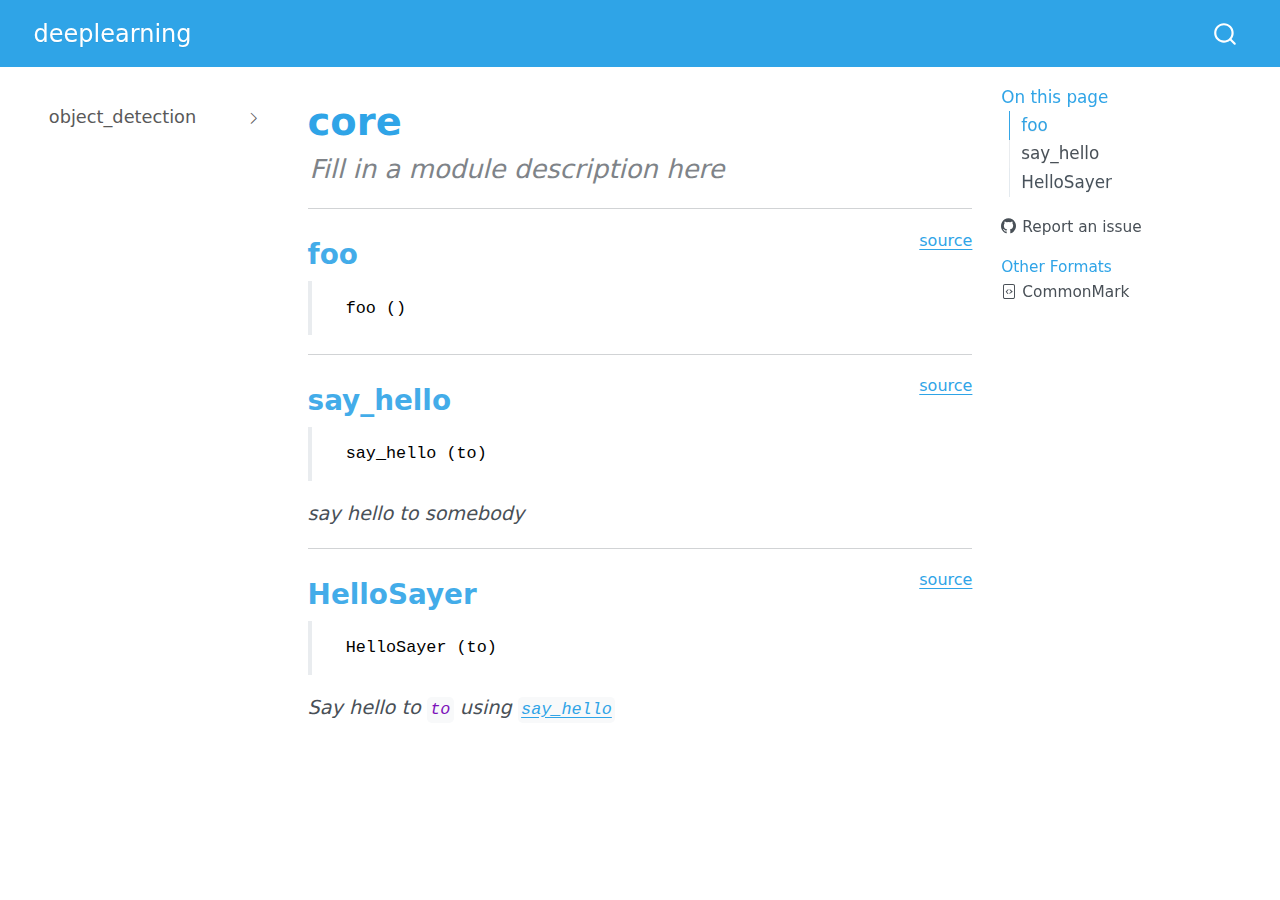
<file: index.html>
<html xmlns="http://www.w3.org/1999/xhtml">    
  <head>      
    <title>Redirect to development/core.html</title>      
    <meta http-equiv="refresh" content="0;URL='development/core.html'" />    
  </head>    
  <body> 
  </body>  
</html>
</file>
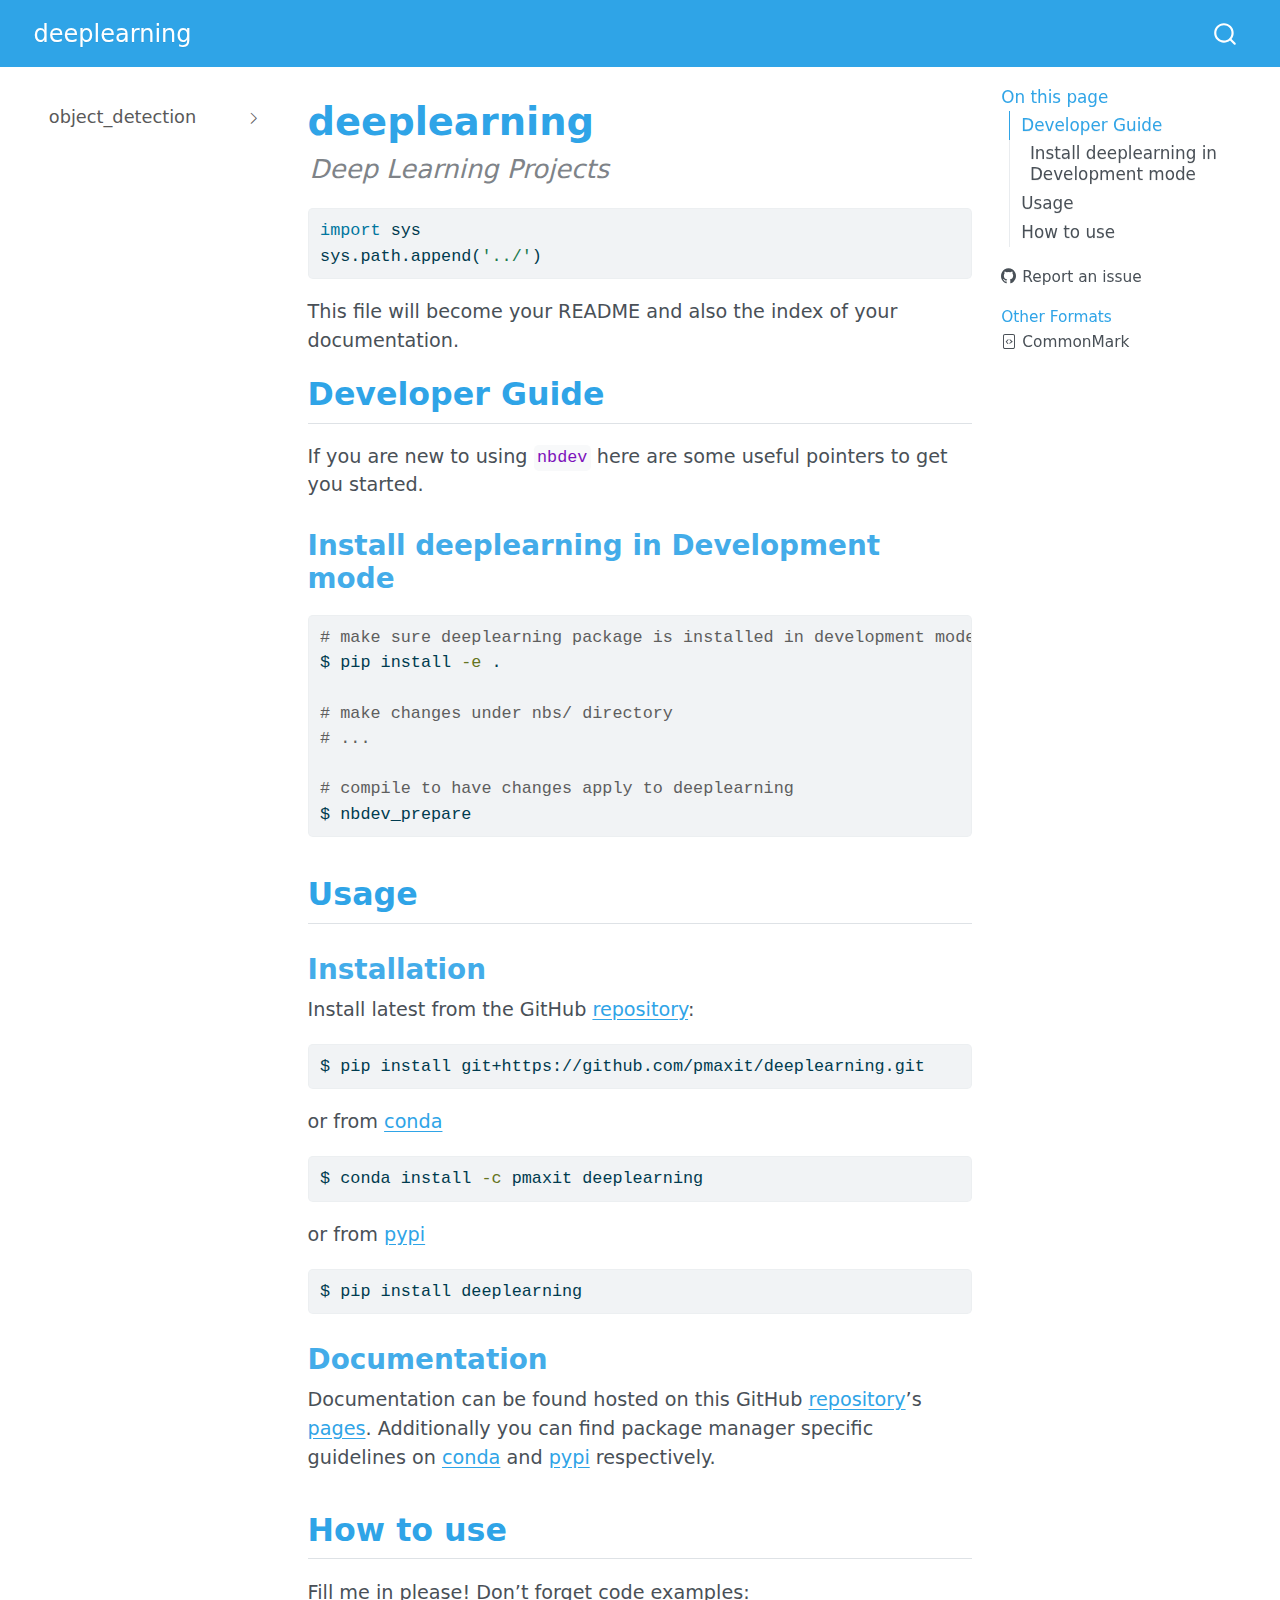
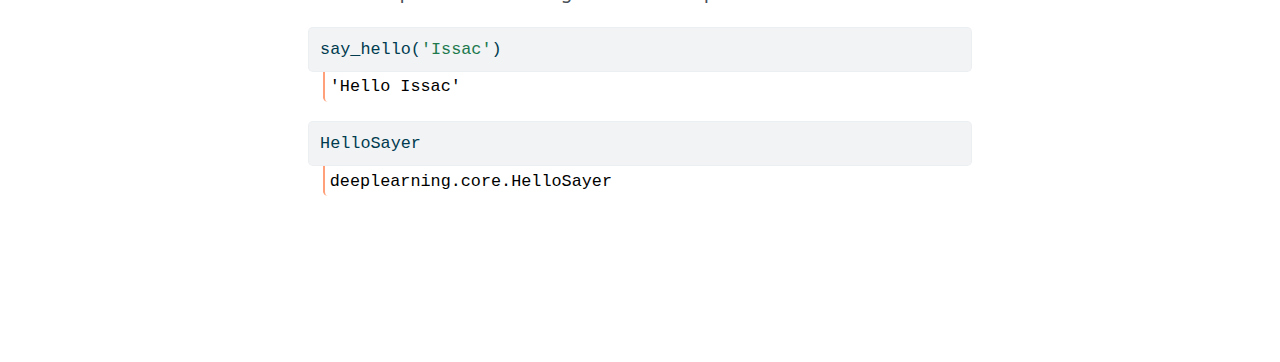
<file: development/index.html>
<!DOCTYPE html>
<html xmlns="http://www.w3.org/1999/xhtml" lang="en" xml:lang="en"><head>

<meta charset="utf-8">
<meta name="generator" content="quarto-1.7.30">

<meta name="viewport" content="width=device-width, initial-scale=1.0, user-scalable=yes">

<meta name="description" content="Deep Learning Projects">

<title>deeplearning</title>
<style>
code{white-space: pre-wrap;}
span.smallcaps{font-variant: small-caps;}
div.columns{display: flex; gap: min(4vw, 1.5em);}
div.column{flex: auto; overflow-x: auto;}
div.hanging-indent{margin-left: 1.5em; text-indent: -1.5em;}
ul.task-list{list-style: none;}
ul.task-list li input[type="checkbox"] {
  width: 0.8em;
  margin: 0 0.8em 0.2em -1em; /* quarto-specific, see https://github.com/quarto-dev/quarto-cli/issues/4556 */ 
  vertical-align: middle;
}
/* CSS for syntax highlighting */
html { -webkit-text-size-adjust: 100%; }
pre > code.sourceCode { white-space: pre; position: relative; }
pre > code.sourceCode > span { display: inline-block; line-height: 1.25; }
pre > code.sourceCode > span:empty { height: 1.2em; }
.sourceCode { overflow: visible; }
code.sourceCode > span { color: inherit; text-decoration: inherit; }
div.sourceCode { margin: 1em 0; }
pre.sourceCode { margin: 0; }
@media screen {
div.sourceCode { overflow: auto; }
}
@media print {
pre > code.sourceCode { white-space: pre-wrap; }
pre > code.sourceCode > span { text-indent: -5em; padding-left: 5em; }
}
pre.numberSource code
  { counter-reset: source-line 0; }
pre.numberSource code > span
  { position: relative; left: -4em; counter-increment: source-line; }
pre.numberSource code > span > a:first-child::before
  { content: counter(source-line);
    position: relative; left: -1em; text-align: right; vertical-align: baseline;
    border: none; display: inline-block;
    -webkit-touch-callout: none; -webkit-user-select: none;
    -khtml-user-select: none; -moz-user-select: none;
    -ms-user-select: none; user-select: none;
    padding: 0 4px; width: 4em;
  }
pre.numberSource { margin-left: 3em;  padding-left: 4px; }
div.sourceCode
  {   }
@media screen {
pre > code.sourceCode > span > a:first-child::before { text-decoration: underline; }
}
</style>


<script src="../site_libs/quarto-nav/quarto-nav.js"></script>
<script src="../site_libs/quarto-nav/headroom.min.js"></script>
<script src="../site_libs/clipboard/clipboard.min.js"></script>
<script src="../site_libs/quarto-search/autocomplete.umd.js"></script>
<script src="../site_libs/quarto-search/fuse.min.js"></script>
<script src="../site_libs/quarto-search/quarto-search.js"></script>
<meta name="quarto:offset" content="../">
<script src="../site_libs/quarto-html/quarto.js" type="module"></script>
<script src="../site_libs/quarto-html/tabsets/tabsets.js" type="module"></script>
<script src="../site_libs/quarto-html/popper.min.js"></script>
<script src="../site_libs/quarto-html/tippy.umd.min.js"></script>
<script src="../site_libs/quarto-html/anchor.min.js"></script>
<link href="../site_libs/quarto-html/tippy.css" rel="stylesheet">
<link href="../site_libs/quarto-html/quarto-syntax-highlighting-de070a7b0ab54f8780927367ac907214.css" rel="stylesheet" id="quarto-text-highlighting-styles">
<script src="../site_libs/bootstrap/bootstrap.min.js"></script>
<link href="../site_libs/bootstrap/bootstrap-icons.css" rel="stylesheet">
<link href="../site_libs/bootstrap/bootstrap-5f39133d968ba2088a345b69bb01a154.min.css" rel="stylesheet" append-hash="true" id="quarto-bootstrap" data-mode="light">
<script id="quarto-search-options" type="application/json">{
  "location": "navbar",
  "copy-button": false,
  "collapse-after": 3,
  "panel-placement": "end",
  "type": "overlay",
  "limit": 50,
  "keyboard-shortcut": [
    "f",
    "/",
    "s"
  ],
  "show-item-context": false,
  "language": {
    "search-no-results-text": "No results",
    "search-matching-documents-text": "matching documents",
    "search-copy-link-title": "Copy link to search",
    "search-hide-matches-text": "Hide additional matches",
    "search-more-match-text": "more match in this document",
    "search-more-matches-text": "more matches in this document",
    "search-clear-button-title": "Clear",
    "search-text-placeholder": "",
    "search-detached-cancel-button-title": "Cancel",
    "search-submit-button-title": "Submit",
    "search-label": "Search"
  }
}</script>


<link rel="stylesheet" href="../styles.css">
<meta property="og:title" content="deeplearning">
<meta property="og:description" content="Deep Learning Projects">
<meta property="og:site_name" content="deeplearning">
<meta name="twitter:title" content="deeplearning">
<meta name="twitter:description" content="Deep Learning Projects">
<meta name="twitter:card" content="summary">
</head>

<body class="nav-sidebar floating nav-fixed quarto-light">

<div id="quarto-search-results"></div>
  <header id="quarto-header" class="headroom fixed-top">
    <nav class="navbar navbar-expand-lg " data-bs-theme="dark">
      <div class="navbar-container container-fluid">
      <div class="navbar-brand-container mx-auto">
    <a class="navbar-brand" href="../index.html">
    <span class="navbar-title">deeplearning</span>
    </a>
  </div>
        <div class="quarto-navbar-tools tools-end">
</div>
          <div id="quarto-search" class="" title="Search"></div>
      </div> <!-- /container-fluid -->
    </nav>
  <nav class="quarto-secondary-nav">
    <div class="container-fluid d-flex">
      <button type="button" class="quarto-btn-toggle btn" data-bs-toggle="collapse" role="button" data-bs-target=".quarto-sidebar-collapse-item" aria-controls="quarto-sidebar" aria-expanded="false" aria-label="Toggle sidebar navigation" onclick="if (window.quartoToggleHeadroom) { window.quartoToggleHeadroom(); }">
        <i class="bi bi-layout-text-sidebar-reverse"></i>
      </button>
        <nav class="quarto-page-breadcrumbs" aria-label="breadcrumb"><ol class="breadcrumb"><li class="breadcrumb-item">deeplearning</li></ol></nav>
        <a class="flex-grow-1" role="navigation" data-bs-toggle="collapse" data-bs-target=".quarto-sidebar-collapse-item" aria-controls="quarto-sidebar" aria-expanded="false" aria-label="Toggle sidebar navigation" onclick="if (window.quartoToggleHeadroom) { window.quartoToggleHeadroom(); }">      
        </a>
    </div>
  </nav>
</header>
<!-- content -->
<div id="quarto-content" class="quarto-container page-columns page-rows-contents page-layout-article page-navbar">
<!-- sidebar -->
  <nav id="quarto-sidebar" class="sidebar collapse collapse-horizontal quarto-sidebar-collapse-item sidebar-navigation floating overflow-auto">
    <div class="sidebar-menu-container"> 
    <ul class="list-unstyled mt-1">
        <li class="sidebar-item sidebar-item-section">
      <div class="sidebar-item-container"> 
            <a href="../object_detection/objectdetection_fastai.html" class="sidebar-item-text sidebar-link">
 <span class="menu-text">object_detection</span></a>
          <a class="sidebar-item-toggle text-start collapsed" data-bs-toggle="collapse" data-bs-target="#quarto-sidebar-section-1" role="navigation" aria-expanded="false" aria-label="Toggle section">
            <i class="bi bi-chevron-right ms-2"></i>
          </a> 
      </div>
      <ul id="quarto-sidebar-section-1" class="collapse list-unstyled sidebar-section depth1 ">  
          <li class="sidebar-item">
  <div class="sidebar-item-container"> 
  <a href="../object_detection/objectdetection_fastai.html" class="sidebar-item-text sidebar-link">
 <span class="menu-text">Breaking CAPTCHAs with Deep Learning: A fast.ai Approach</span></a>
  </div>
</li>
      </ul>
  </li>
    </ul>
    </div>
</nav>
<div id="quarto-sidebar-glass" class="quarto-sidebar-collapse-item" data-bs-toggle="collapse" data-bs-target=".quarto-sidebar-collapse-item"></div>
<!-- margin-sidebar -->
    <div id="quarto-margin-sidebar" class="sidebar margin-sidebar">
        <nav id="TOC" role="doc-toc" class="toc-active">
    <h2 id="toc-title">On this page</h2>
   
  <ul>
  <li><a href="#developer-guide" id="toc-developer-guide" class="nav-link active" data-scroll-target="#developer-guide">Developer Guide</a>
  <ul class="collapse">
  <li><a href="#install-deeplearning-in-development-mode" id="toc-install-deeplearning-in-development-mode" class="nav-link" data-scroll-target="#install-deeplearning-in-development-mode">Install deeplearning in Development mode</a></li>
  </ul></li>
  <li><a href="#usage" id="toc-usage" class="nav-link" data-scroll-target="#usage">Usage</a>
  <ul class="collapse">
  <li><a href="#installation" id="toc-installation" class="nav-link" data-scroll-target="#installation">Installation</a></li>
  <li><a href="#documentation" id="toc-documentation" class="nav-link" data-scroll-target="#documentation">Documentation</a></li>
  </ul></li>
  <li><a href="#how-to-use" id="toc-how-to-use" class="nav-link" data-scroll-target="#how-to-use">How to use</a></li>
  </ul>
<div class="toc-actions"><ul><li><a href="https://github.com/pmaxit/deeplearning/issues/new" class="toc-action"><i class="bi bi-github"></i>Report an issue</a></li></ul></div><div class="quarto-alternate-formats"><h2>Other Formats</h2><ul><li><a href="index.html.md"><i class="bi bi-file-code"></i>CommonMark</a></li></ul></div></nav>
    </div>
<!-- main -->
<main class="content" id="quarto-document-content">

<header id="title-block-header" class="quarto-title-block default">
<div class="quarto-title">
<h1 class="title">deeplearning</h1>
</div>

<div>
  <div class="description">
    Deep Learning Projects
  </div>
</div>


<div class="quarto-title-meta">

    
  
    
  </div>
  


</header>


<!-- WARNING: THIS FILE WAS AUTOGENERATED! DO NOT EDIT! -->
<div id="cell-2" class="cell" data-execution_count="1">
<div class="sourceCode cell-code" id="cb1"><pre class="sourceCode python code-with-copy"><code class="sourceCode python"><span id="cb1-1"><a href="#cb1-1" aria-hidden="true" tabindex="-1"></a><span class="im">import</span> sys</span>
<span id="cb1-2"><a href="#cb1-2" aria-hidden="true" tabindex="-1"></a>sys.path.append(<span class="st">'../'</span>)</span></code><button title="Copy to Clipboard" class="code-copy-button"><i class="bi"></i></button></pre></div>
</div>
<p>This file will become your README and also the index of your documentation.</p>
<section id="developer-guide" class="level2">
<h2 class="anchored" data-anchor-id="developer-guide">Developer Guide</h2>
<p>If you are new to using <code>nbdev</code> here are some useful pointers to get you started.</p>
<section id="install-deeplearning-in-development-mode" class="level3">
<h3 class="anchored" data-anchor-id="install-deeplearning-in-development-mode">Install deeplearning in Development mode</h3>
<div class="sourceCode" id="cb2"><pre class="sourceCode sh code-with-copy"><code class="sourceCode bash"><span id="cb2-1"><a href="#cb2-1" aria-hidden="true" tabindex="-1"></a><span class="co"># make sure deeplearning package is installed in development mode</span></span>
<span id="cb2-2"><a href="#cb2-2" aria-hidden="true" tabindex="-1"></a><span class="ex">$</span> pip install <span class="at">-e</span> .</span>
<span id="cb2-3"><a href="#cb2-3" aria-hidden="true" tabindex="-1"></a></span>
<span id="cb2-4"><a href="#cb2-4" aria-hidden="true" tabindex="-1"></a><span class="co"># make changes under nbs/ directory</span></span>
<span id="cb2-5"><a href="#cb2-5" aria-hidden="true" tabindex="-1"></a><span class="co"># ...</span></span>
<span id="cb2-6"><a href="#cb2-6" aria-hidden="true" tabindex="-1"></a></span>
<span id="cb2-7"><a href="#cb2-7" aria-hidden="true" tabindex="-1"></a><span class="co"># compile to have changes apply to deeplearning</span></span>
<span id="cb2-8"><a href="#cb2-8" aria-hidden="true" tabindex="-1"></a><span class="ex">$</span> nbdev_prepare</span></code><button title="Copy to Clipboard" class="code-copy-button"><i class="bi"></i></button></pre></div>
</section>
</section>
<section id="usage" class="level2">
<h2 class="anchored" data-anchor-id="usage">Usage</h2>
<section id="installation" class="level3">
<h3 class="anchored" data-anchor-id="installation">Installation</h3>
<p>Install latest from the GitHub <a href="https://github.com/pmaxit/deeplearning">repository</a>:</p>
<div class="sourceCode" id="cb3"><pre class="sourceCode sh code-with-copy"><code class="sourceCode bash"><span id="cb3-1"><a href="#cb3-1" aria-hidden="true" tabindex="-1"></a><span class="ex">$</span> pip install git+https://github.com/pmaxit/deeplearning.git</span></code><button title="Copy to Clipboard" class="code-copy-button"><i class="bi"></i></button></pre></div>
<p>or from <a href="https://anaconda.org/pmaxit/deeplearning">conda</a></p>
<div class="sourceCode" id="cb4"><pre class="sourceCode sh code-with-copy"><code class="sourceCode bash"><span id="cb4-1"><a href="#cb4-1" aria-hidden="true" tabindex="-1"></a><span class="ex">$</span> conda install <span class="at">-c</span> pmaxit deeplearning</span></code><button title="Copy to Clipboard" class="code-copy-button"><i class="bi"></i></button></pre></div>
<p>or from <a href="https://pypi.org/project/deeplearning/">pypi</a></p>
<div class="sourceCode" id="cb5"><pre class="sourceCode sh code-with-copy"><code class="sourceCode bash"><span id="cb5-1"><a href="#cb5-1" aria-hidden="true" tabindex="-1"></a><span class="ex">$</span> pip install deeplearning</span></code><button title="Copy to Clipboard" class="code-copy-button"><i class="bi"></i></button></pre></div>
</section>
<section id="documentation" class="level3">
<h3 class="anchored" data-anchor-id="documentation">Documentation</h3>
<p>Documentation can be found hosted on this GitHub <a href="https://github.com/pmaxit/deeplearning">repository</a>’s <a href="https://pmaxit.github.io/deeplearning/">pages</a>. Additionally you can find package manager specific guidelines on <a href="https://anaconda.org/pmaxit/deeplearning">conda</a> and <a href="https://pypi.org/project/deeplearning/">pypi</a> respectively.</p>
</section>
</section>
<section id="how-to-use" class="level2">
<h2 class="anchored" data-anchor-id="how-to-use">How to use</h2>
<p>Fill me in please! Don’t forget code examples:</p>
<div id="cell-15" class="cell" data-execution_count="3">
<div class="sourceCode cell-code" id="cb6"><pre class="sourceCode python code-with-copy"><code class="sourceCode python"><span id="cb6-1"><a href="#cb6-1" aria-hidden="true" tabindex="-1"></a>say_hello(<span class="st">'Issac'</span>)</span></code><button title="Copy to Clipboard" class="code-copy-button"><i class="bi"></i></button></pre></div>
<div class="cell-output cell-output-display" data-execution_count="3">
<pre><code>'Hello Issac'</code></pre>
</div>
</div>
<div id="cell-16" class="cell" data-execution_count="4">
<div class="sourceCode cell-code" id="cb8"><pre class="sourceCode python code-with-copy"><code class="sourceCode python"><span id="cb8-1"><a href="#cb8-1" aria-hidden="true" tabindex="-1"></a>HelloSayer</span></code><button title="Copy to Clipboard" class="code-copy-button"><i class="bi"></i></button></pre></div>
<div class="cell-output cell-output-display" data-execution_count="4">
<pre><code>deeplearning.core.HelloSayer</code></pre>
</div>
</div>


</section>

</main> <!-- /main -->
<script id="quarto-html-after-body" type="application/javascript">
  window.document.addEventListener("DOMContentLoaded", function (event) {
    const icon = "";
    const anchorJS = new window.AnchorJS();
    anchorJS.options = {
      placement: 'right',
      icon: icon
    };
    anchorJS.add('.anchored');
    const isCodeAnnotation = (el) => {
      for (const clz of el.classList) {
        if (clz.startsWith('code-annotation-')) {                     
          return true;
        }
      }
      return false;
    }
    const onCopySuccess = function(e) {
      // button target
      const button = e.trigger;
      // don't keep focus
      button.blur();
      // flash "checked"
      button.classList.add('code-copy-button-checked');
      var currentTitle = button.getAttribute("title");
      button.setAttribute("title", "Copied!");
      let tooltip;
      if (window.bootstrap) {
        button.setAttribute("data-bs-toggle", "tooltip");
        button.setAttribute("data-bs-placement", "left");
        button.setAttribute("data-bs-title", "Copied!");
        tooltip = new bootstrap.Tooltip(button, 
          { trigger: "manual", 
            customClass: "code-copy-button-tooltip",
            offset: [0, -8]});
        tooltip.show();    
      }
      setTimeout(function() {
        if (tooltip) {
          tooltip.hide();
          button.removeAttribute("data-bs-title");
          button.removeAttribute("data-bs-toggle");
          button.removeAttribute("data-bs-placement");
        }
        button.setAttribute("title", currentTitle);
        button.classList.remove('code-copy-button-checked');
      }, 1000);
      // clear code selection
      e.clearSelection();
    }
    const getTextToCopy = function(trigger) {
        const codeEl = trigger.previousElementSibling.cloneNode(true);
        for (const childEl of codeEl.children) {
          if (isCodeAnnotation(childEl)) {
            childEl.remove();
          }
        }
        return codeEl.innerText;
    }
    const clipboard = new window.ClipboardJS('.code-copy-button:not([data-in-quarto-modal])', {
      text: getTextToCopy
    });
    clipboard.on('success', onCopySuccess);
    if (window.document.getElementById('quarto-embedded-source-code-modal')) {
      const clipboardModal = new window.ClipboardJS('.code-copy-button[data-in-quarto-modal]', {
        text: getTextToCopy,
        container: window.document.getElementById('quarto-embedded-source-code-modal')
      });
      clipboardModal.on('success', onCopySuccess);
    }
      var localhostRegex = new RegExp(/^(?:http|https):\/\/localhost\:?[0-9]*\//);
      var mailtoRegex = new RegExp(/^mailto:/);
        var filterRegex = new RegExp("https:\/\/pmaxit\.github\.io\/deeplearning");
      var isInternal = (href) => {
          return filterRegex.test(href) || localhostRegex.test(href) || mailtoRegex.test(href);
      }
      // Inspect non-navigation links and adorn them if external
     var links = window.document.querySelectorAll('a[href]:not(.nav-link):not(.navbar-brand):not(.toc-action):not(.sidebar-link):not(.sidebar-item-toggle):not(.pagination-link):not(.no-external):not([aria-hidden]):not(.dropdown-item):not(.quarto-navigation-tool):not(.about-link)');
      for (var i=0; i<links.length; i++) {
        const link = links[i];
        if (!isInternal(link.href)) {
          // undo the damage that might have been done by quarto-nav.js in the case of
          // links that we want to consider external
          if (link.dataset.originalHref !== undefined) {
            link.href = link.dataset.originalHref;
          }
        }
      }
    function tippyHover(el, contentFn, onTriggerFn, onUntriggerFn) {
      const config = {
        allowHTML: true,
        maxWidth: 500,
        delay: 100,
        arrow: false,
        appendTo: function(el) {
            return el.parentElement;
        },
        interactive: true,
        interactiveBorder: 10,
        theme: 'quarto',
        placement: 'bottom-start',
      };
      if (contentFn) {
        config.content = contentFn;
      }
      if (onTriggerFn) {
        config.onTrigger = onTriggerFn;
      }
      if (onUntriggerFn) {
        config.onUntrigger = onUntriggerFn;
      }
      window.tippy(el, config); 
    }
    const noterefs = window.document.querySelectorAll('a[role="doc-noteref"]');
    for (var i=0; i<noterefs.length; i++) {
      const ref = noterefs[i];
      tippyHover(ref, function() {
        // use id or data attribute instead here
        let href = ref.getAttribute('data-footnote-href') || ref.getAttribute('href');
        try { href = new URL(href).hash; } catch {}
        const id = href.replace(/^#\/?/, "");
        const note = window.document.getElementById(id);
        if (note) {
          return note.innerHTML;
        } else {
          return "";
        }
      });
    }
    const xrefs = window.document.querySelectorAll('a.quarto-xref');
    const processXRef = (id, note) => {
      // Strip column container classes
      const stripColumnClz = (el) => {
        el.classList.remove("page-full", "page-columns");
        if (el.children) {
          for (const child of el.children) {
            stripColumnClz(child);
          }
        }
      }
      stripColumnClz(note)
      if (id === null || id.startsWith('sec-')) {
        // Special case sections, only their first couple elements
        const container = document.createElement("div");
        if (note.children && note.children.length > 2) {
          container.appendChild(note.children[0].cloneNode(true));
          for (let i = 1; i < note.children.length; i++) {
            const child = note.children[i];
            if (child.tagName === "P" && child.innerText === "") {
              continue;
            } else {
              container.appendChild(child.cloneNode(true));
              break;
            }
          }
          if (window.Quarto?.typesetMath) {
            window.Quarto.typesetMath(container);
          }
          return container.innerHTML
        } else {
          if (window.Quarto?.typesetMath) {
            window.Quarto.typesetMath(note);
          }
          return note.innerHTML;
        }
      } else {
        // Remove any anchor links if they are present
        const anchorLink = note.querySelector('a.anchorjs-link');
        if (anchorLink) {
          anchorLink.remove();
        }
        if (window.Quarto?.typesetMath) {
          window.Quarto.typesetMath(note);
        }
        if (note.classList.contains("callout")) {
          return note.outerHTML;
        } else {
          return note.innerHTML;
        }
      }
    }
    for (var i=0; i<xrefs.length; i++) {
      const xref = xrefs[i];
      tippyHover(xref, undefined, function(instance) {
        instance.disable();
        let url = xref.getAttribute('href');
        let hash = undefined; 
        if (url.startsWith('#')) {
          hash = url;
        } else {
          try { hash = new URL(url).hash; } catch {}
        }
        if (hash) {
          const id = hash.replace(/^#\/?/, "");
          const note = window.document.getElementById(id);
          if (note !== null) {
            try {
              const html = processXRef(id, note.cloneNode(true));
              instance.setContent(html);
            } finally {
              instance.enable();
              instance.show();
            }
          } else {
            // See if we can fetch this
            fetch(url.split('#')[0])
            .then(res => res.text())
            .then(html => {
              const parser = new DOMParser();
              const htmlDoc = parser.parseFromString(html, "text/html");
              const note = htmlDoc.getElementById(id);
              if (note !== null) {
                const html = processXRef(id, note);
                instance.setContent(html);
              } 
            }).finally(() => {
              instance.enable();
              instance.show();
            });
          }
        } else {
          // See if we can fetch a full url (with no hash to target)
          // This is a special case and we should probably do some content thinning / targeting
          fetch(url)
          .then(res => res.text())
          .then(html => {
            const parser = new DOMParser();
            const htmlDoc = parser.parseFromString(html, "text/html");
            const note = htmlDoc.querySelector('main.content');
            if (note !== null) {
              // This should only happen for chapter cross references
              // (since there is no id in the URL)
              // remove the first header
              if (note.children.length > 0 && note.children[0].tagName === "HEADER") {
                note.children[0].remove();
              }
              const html = processXRef(null, note);
              instance.setContent(html);
            } 
          }).finally(() => {
            instance.enable();
            instance.show();
          });
        }
      }, function(instance) {
      });
    }
        let selectedAnnoteEl;
        const selectorForAnnotation = ( cell, annotation) => {
          let cellAttr = 'data-code-cell="' + cell + '"';
          let lineAttr = 'data-code-annotation="' +  annotation + '"';
          const selector = 'span[' + cellAttr + '][' + lineAttr + ']';
          return selector;
        }
        const selectCodeLines = (annoteEl) => {
          const doc = window.document;
          const targetCell = annoteEl.getAttribute("data-target-cell");
          const targetAnnotation = annoteEl.getAttribute("data-target-annotation");
          const annoteSpan = window.document.querySelector(selectorForAnnotation(targetCell, targetAnnotation));
          const lines = annoteSpan.getAttribute("data-code-lines").split(",");
          const lineIds = lines.map((line) => {
            return targetCell + "-" + line;
          })
          let top = null;
          let height = null;
          let parent = null;
          if (lineIds.length > 0) {
              //compute the position of the single el (top and bottom and make a div)
              const el = window.document.getElementById(lineIds[0]);
              top = el.offsetTop;
              height = el.offsetHeight;
              parent = el.parentElement.parentElement;
            if (lineIds.length > 1) {
              const lastEl = window.document.getElementById(lineIds[lineIds.length - 1]);
              const bottom = lastEl.offsetTop + lastEl.offsetHeight;
              height = bottom - top;
            }
            if (top !== null && height !== null && parent !== null) {
              // cook up a div (if necessary) and position it 
              let div = window.document.getElementById("code-annotation-line-highlight");
              if (div === null) {
                div = window.document.createElement("div");
                div.setAttribute("id", "code-annotation-line-highlight");
                div.style.position = 'absolute';
                parent.appendChild(div);
              }
              div.style.top = top - 2 + "px";
              div.style.height = height + 4 + "px";
              div.style.left = 0;
              let gutterDiv = window.document.getElementById("code-annotation-line-highlight-gutter");
              if (gutterDiv === null) {
                gutterDiv = window.document.createElement("div");
                gutterDiv.setAttribute("id", "code-annotation-line-highlight-gutter");
                gutterDiv.style.position = 'absolute';
                const codeCell = window.document.getElementById(targetCell);
                const gutter = codeCell.querySelector('.code-annotation-gutter');
                gutter.appendChild(gutterDiv);
              }
              gutterDiv.style.top = top - 2 + "px";
              gutterDiv.style.height = height + 4 + "px";
            }
            selectedAnnoteEl = annoteEl;
          }
        };
        const unselectCodeLines = () => {
          const elementsIds = ["code-annotation-line-highlight", "code-annotation-line-highlight-gutter"];
          elementsIds.forEach((elId) => {
            const div = window.document.getElementById(elId);
            if (div) {
              div.remove();
            }
          });
          selectedAnnoteEl = undefined;
        };
          // Handle positioning of the toggle
      window.addEventListener(
        "resize",
        throttle(() => {
          elRect = undefined;
          if (selectedAnnoteEl) {
            selectCodeLines(selectedAnnoteEl);
          }
        }, 10)
      );
      function throttle(fn, ms) {
      let throttle = false;
      let timer;
        return (...args) => {
          if(!throttle) { // first call gets through
              fn.apply(this, args);
              throttle = true;
          } else { // all the others get throttled
              if(timer) clearTimeout(timer); // cancel #2
              timer = setTimeout(() => {
                fn.apply(this, args);
                timer = throttle = false;
              }, ms);
          }
        };
      }
        // Attach click handler to the DT
        const annoteDls = window.document.querySelectorAll('dt[data-target-cell]');
        for (const annoteDlNode of annoteDls) {
          annoteDlNode.addEventListener('click', (event) => {
            const clickedEl = event.target;
            if (clickedEl !== selectedAnnoteEl) {
              unselectCodeLines();
              const activeEl = window.document.querySelector('dt[data-target-cell].code-annotation-active');
              if (activeEl) {
                activeEl.classList.remove('code-annotation-active');
              }
              selectCodeLines(clickedEl);
              clickedEl.classList.add('code-annotation-active');
            } else {
              // Unselect the line
              unselectCodeLines();
              clickedEl.classList.remove('code-annotation-active');
            }
          });
        }
    const findCites = (el) => {
      const parentEl = el.parentElement;
      if (parentEl) {
        const cites = parentEl.dataset.cites;
        if (cites) {
          return {
            el,
            cites: cites.split(' ')
          };
        } else {
          return findCites(el.parentElement)
        }
      } else {
        return undefined;
      }
    };
    var bibliorefs = window.document.querySelectorAll('a[role="doc-biblioref"]');
    for (var i=0; i<bibliorefs.length; i++) {
      const ref = bibliorefs[i];
      const citeInfo = findCites(ref);
      if (citeInfo) {
        tippyHover(citeInfo.el, function() {
          var popup = window.document.createElement('div');
          citeInfo.cites.forEach(function(cite) {
            var citeDiv = window.document.createElement('div');
            citeDiv.classList.add('hanging-indent');
            citeDiv.classList.add('csl-entry');
            var biblioDiv = window.document.getElementById('ref-' + cite);
            if (biblioDiv) {
              citeDiv.innerHTML = biblioDiv.innerHTML;
            }
            popup.appendChild(citeDiv);
          });
          return popup.innerHTML;
        });
      }
    }
  });
  </script>
</div> <!-- /content -->




<footer class="footer"><div class="nav-footer"><div class="nav-footer-center"><div class="toc-actions d-sm-block d-md-none"><ul><li><a href="https://github.com/pmaxit/deeplearning/issues/new" class="toc-action"><i class="bi bi-github"></i>Report an issue</a></li></ul></div></div></div></footer></body></html>
</file>
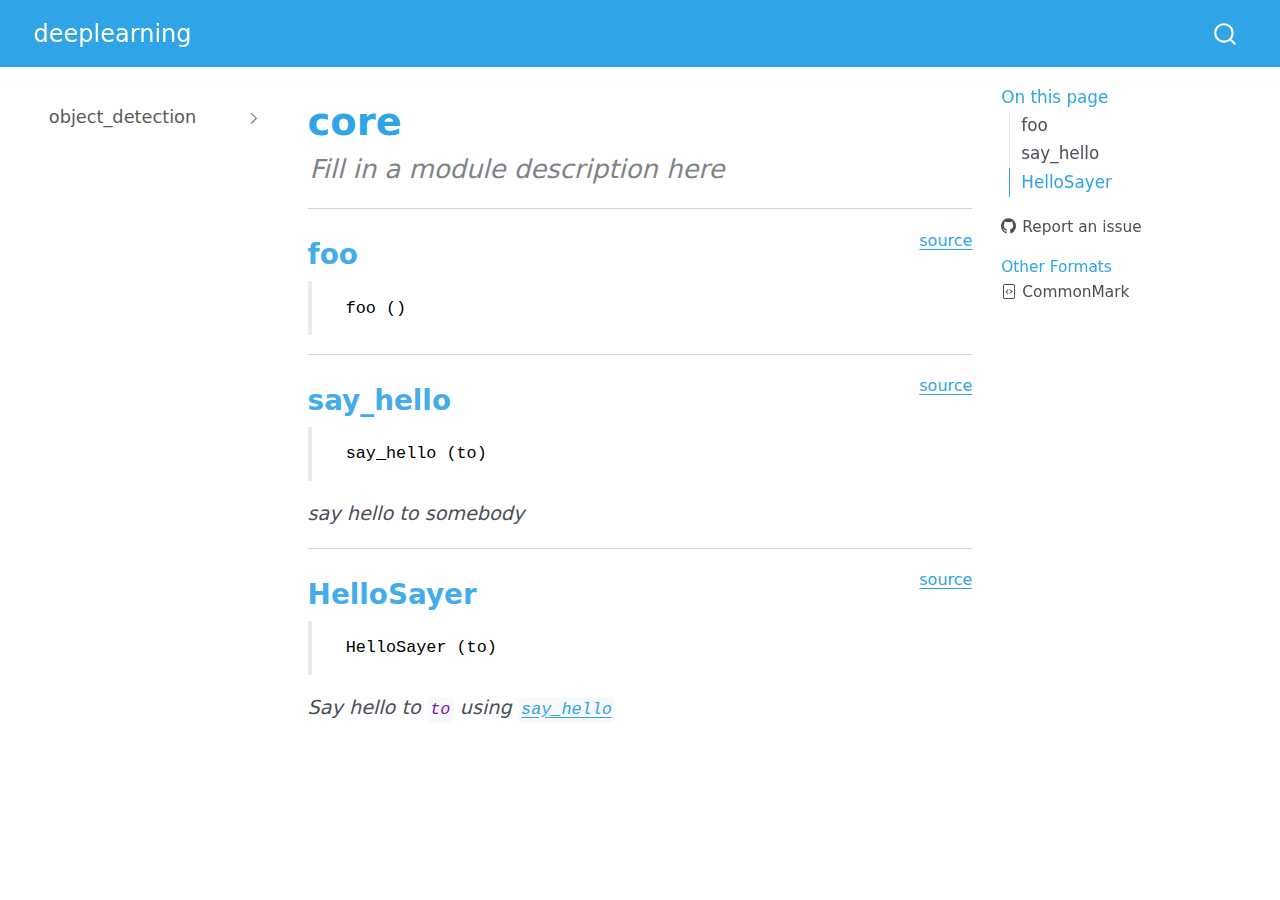
<file: development/core.html>
<!DOCTYPE html>
<html xmlns="http://www.w3.org/1999/xhtml" lang="en" xml:lang="en"><head>

<meta charset="utf-8">
<meta name="generator" content="quarto-1.7.30">

<meta name="viewport" content="width=device-width, initial-scale=1.0, user-scalable=yes">

<meta name="description" content="Fill in a module description here">

<title>core – deeplearning</title>
<style>
code{white-space: pre-wrap;}
span.smallcaps{font-variant: small-caps;}
div.columns{display: flex; gap: min(4vw, 1.5em);}
div.column{flex: auto; overflow-x: auto;}
div.hanging-indent{margin-left: 1.5em; text-indent: -1.5em;}
ul.task-list{list-style: none;}
ul.task-list li input[type="checkbox"] {
  width: 0.8em;
  margin: 0 0.8em 0.2em -1em; /* quarto-specific, see https://github.com/quarto-dev/quarto-cli/issues/4556 */ 
  vertical-align: middle;
}
</style>


<script src="../site_libs/quarto-nav/quarto-nav.js"></script>
<script src="../site_libs/quarto-nav/headroom.min.js"></script>
<script src="../site_libs/clipboard/clipboard.min.js"></script>
<script src="../site_libs/quarto-search/autocomplete.umd.js"></script>
<script src="../site_libs/quarto-search/fuse.min.js"></script>
<script src="../site_libs/quarto-search/quarto-search.js"></script>
<meta name="quarto:offset" content="../">
<script src="../site_libs/quarto-html/quarto.js" type="module"></script>
<script src="../site_libs/quarto-html/tabsets/tabsets.js" type="module"></script>
<script src="../site_libs/quarto-html/popper.min.js"></script>
<script src="../site_libs/quarto-html/tippy.umd.min.js"></script>
<script src="../site_libs/quarto-html/anchor.min.js"></script>
<link href="../site_libs/quarto-html/tippy.css" rel="stylesheet">
<link href="../site_libs/quarto-html/quarto-syntax-highlighting-de070a7b0ab54f8780927367ac907214.css" rel="stylesheet" id="quarto-text-highlighting-styles">
<script src="../site_libs/bootstrap/bootstrap.min.js"></script>
<link href="../site_libs/bootstrap/bootstrap-icons.css" rel="stylesheet">
<link href="../site_libs/bootstrap/bootstrap-5f39133d968ba2088a345b69bb01a154.min.css" rel="stylesheet" append-hash="true" id="quarto-bootstrap" data-mode="light">
<script id="quarto-search-options" type="application/json">{
  "location": "navbar",
  "copy-button": false,
  "collapse-after": 3,
  "panel-placement": "end",
  "type": "overlay",
  "limit": 50,
  "keyboard-shortcut": [
    "f",
    "/",
    "s"
  ],
  "show-item-context": false,
  "language": {
    "search-no-results-text": "No results",
    "search-matching-documents-text": "matching documents",
    "search-copy-link-title": "Copy link to search",
    "search-hide-matches-text": "Hide additional matches",
    "search-more-match-text": "more match in this document",
    "search-more-matches-text": "more matches in this document",
    "search-clear-button-title": "Clear",
    "search-text-placeholder": "",
    "search-detached-cancel-button-title": "Cancel",
    "search-submit-button-title": "Submit",
    "search-label": "Search"
  }
}</script>


<link rel="stylesheet" href="../styles.css">
<meta property="og:title" content="core – deeplearning">
<meta property="og:description" content="Fill in a module description here">
<meta property="og:site_name" content="deeplearning">
<meta name="twitter:title" content="core – deeplearning">
<meta name="twitter:description" content="Fill in a module description here">
<meta name="twitter:card" content="summary">
</head>

<body class="nav-sidebar floating nav-fixed quarto-light">

<div id="quarto-search-results"></div>
  <header id="quarto-header" class="headroom fixed-top">
    <nav class="navbar navbar-expand-lg " data-bs-theme="dark">
      <div class="navbar-container container-fluid">
      <div class="navbar-brand-container mx-auto">
    <a class="navbar-brand" href="../index.html">
    <span class="navbar-title">deeplearning</span>
    </a>
  </div>
        <div class="quarto-navbar-tools tools-end">
</div>
          <div id="quarto-search" class="" title="Search"></div>
      </div> <!-- /container-fluid -->
    </nav>
  <nav class="quarto-secondary-nav">
    <div class="container-fluid d-flex">
      <button type="button" class="quarto-btn-toggle btn" data-bs-toggle="collapse" role="button" data-bs-target=".quarto-sidebar-collapse-item" aria-controls="quarto-sidebar" aria-expanded="false" aria-label="Toggle sidebar navigation" onclick="if (window.quartoToggleHeadroom) { window.quartoToggleHeadroom(); }">
        <i class="bi bi-layout-text-sidebar-reverse"></i>
      </button>
        <nav class="quarto-page-breadcrumbs" aria-label="breadcrumb"><ol class="breadcrumb"><li class="breadcrumb-item">core</li></ol></nav>
        <a class="flex-grow-1" role="navigation" data-bs-toggle="collapse" data-bs-target=".quarto-sidebar-collapse-item" aria-controls="quarto-sidebar" aria-expanded="false" aria-label="Toggle sidebar navigation" onclick="if (window.quartoToggleHeadroom) { window.quartoToggleHeadroom(); }">      
        </a>
    </div>
  </nav>
</header>
<!-- content -->
<div id="quarto-content" class="quarto-container page-columns page-rows-contents page-layout-article page-navbar">
<!-- sidebar -->
  <nav id="quarto-sidebar" class="sidebar collapse collapse-horizontal quarto-sidebar-collapse-item sidebar-navigation floating overflow-auto">
    <div class="sidebar-menu-container"> 
    <ul class="list-unstyled mt-1">
        <li class="sidebar-item sidebar-item-section">
      <div class="sidebar-item-container"> 
            <a href="../object_detection/objectdetection_fastai.html" class="sidebar-item-text sidebar-link">
 <span class="menu-text">object_detection</span></a>
          <a class="sidebar-item-toggle text-start collapsed" data-bs-toggle="collapse" data-bs-target="#quarto-sidebar-section-1" role="navigation" aria-expanded="false" aria-label="Toggle section">
            <i class="bi bi-chevron-right ms-2"></i>
          </a> 
      </div>
      <ul id="quarto-sidebar-section-1" class="collapse list-unstyled sidebar-section depth1 ">  
          <li class="sidebar-item">
  <div class="sidebar-item-container"> 
  <a href="../object_detection/objectdetection_fastai.html" class="sidebar-item-text sidebar-link">
 <span class="menu-text">Breaking CAPTCHAs with Deep Learning: A fast.ai Approach</span></a>
  </div>
</li>
      </ul>
  </li>
    </ul>
    </div>
</nav>
<div id="quarto-sidebar-glass" class="quarto-sidebar-collapse-item" data-bs-toggle="collapse" data-bs-target=".quarto-sidebar-collapse-item"></div>
<!-- margin-sidebar -->
    <div id="quarto-margin-sidebar" class="sidebar margin-sidebar">
        <nav id="TOC" role="doc-toc" class="toc-active">
    <h2 id="toc-title">On this page</h2>
   
  <ul>
  <li><a href="#foo" id="toc-foo" class="nav-link active" data-scroll-target="#foo">foo</a></li>
  <li><a href="#say_hello" id="toc-say_hello" class="nav-link" data-scroll-target="#say_hello">say_hello</a></li>
  <li><a href="#hellosayer" id="toc-hellosayer" class="nav-link" data-scroll-target="#hellosayer">HelloSayer</a></li>
  </ul>
<div class="toc-actions"><ul><li><a href="https://github.com/pmaxit/deeplearning/issues/new" class="toc-action"><i class="bi bi-github"></i>Report an issue</a></li></ul></div><div class="quarto-alternate-formats"><h2>Other Formats</h2><ul><li><a href="core.html.md"><i class="bi bi-file-code"></i>CommonMark</a></li></ul></div></nav>
    </div>
<!-- main -->
<main class="content" id="quarto-document-content">

<header id="title-block-header" class="quarto-title-block default">
<div class="quarto-title">
<h1 class="title">core</h1>
</div>

<div>
  <div class="description">
    Fill in a module description here
  </div>
</div>


<div class="quarto-title-meta">

    
  
    
  </div>
  


</header>


<!-- WARNING: THIS FILE WAS AUTOGENERATED! DO NOT EDIT! -->
<hr>
<p><a href="https://github.com/pmaxit/deeplearning/blob/main/deeplearning/core.py#L9" target="_blank" style="float:right; font-size:smaller">source</a></p>
<section id="foo" class="level3">
<h3 class="anchored" data-anchor-id="foo">foo</h3>
<blockquote class="blockquote">
<pre><code> foo ()</code></pre>
</blockquote>
<hr>
<p><a href="https://github.com/pmaxit/deeplearning/blob/main/deeplearning/core.py#L12" target="_blank" style="float:right; font-size:smaller">source</a></p>
</section>
<section id="say_hello" class="level3">
<h3 class="anchored" data-anchor-id="say_hello">say_hello</h3>
<blockquote class="blockquote">
<pre><code> say_hello (to)</code></pre>
</blockquote>
<p><em>say hello to somebody</em></p>
<hr>
<p><a href="https://github.com/pmaxit/deeplearning/blob/main/deeplearning/core.py#L17" target="_blank" style="float:right; font-size:smaller">source</a></p>
</section>
<section id="hellosayer" class="level3">
<h3 class="anchored" data-anchor-id="hellosayer">HelloSayer</h3>
<blockquote class="blockquote">
<pre><code> HelloSayer (to)</code></pre>
</blockquote>
<p><em>Say hello to <code>to</code> using <a href="https://pmaxit.github.io/deeplearning/development/core.html#say_hello"><code>say_hello</code></a></em></p>


</section>

</main> <!-- /main -->
<script id="quarto-html-after-body" type="application/javascript">
  window.document.addEventListener("DOMContentLoaded", function (event) {
    const icon = "";
    const anchorJS = new window.AnchorJS();
    anchorJS.options = {
      placement: 'right',
      icon: icon
    };
    anchorJS.add('.anchored');
    const isCodeAnnotation = (el) => {
      for (const clz of el.classList) {
        if (clz.startsWith('code-annotation-')) {                     
          return true;
        }
      }
      return false;
    }
    const onCopySuccess = function(e) {
      // button target
      const button = e.trigger;
      // don't keep focus
      button.blur();
      // flash "checked"
      button.classList.add('code-copy-button-checked');
      var currentTitle = button.getAttribute("title");
      button.setAttribute("title", "Copied!");
      let tooltip;
      if (window.bootstrap) {
        button.setAttribute("data-bs-toggle", "tooltip");
        button.setAttribute("data-bs-placement", "left");
        button.setAttribute("data-bs-title", "Copied!");
        tooltip = new bootstrap.Tooltip(button, 
          { trigger: "manual", 
            customClass: "code-copy-button-tooltip",
            offset: [0, -8]});
        tooltip.show();    
      }
      setTimeout(function() {
        if (tooltip) {
          tooltip.hide();
          button.removeAttribute("data-bs-title");
          button.removeAttribute("data-bs-toggle");
          button.removeAttribute("data-bs-placement");
        }
        button.setAttribute("title", currentTitle);
        button.classList.remove('code-copy-button-checked');
      }, 1000);
      // clear code selection
      e.clearSelection();
    }
    const getTextToCopy = function(trigger) {
        const codeEl = trigger.previousElementSibling.cloneNode(true);
        for (const childEl of codeEl.children) {
          if (isCodeAnnotation(childEl)) {
            childEl.remove();
          }
        }
        return codeEl.innerText;
    }
    const clipboard = new window.ClipboardJS('.code-copy-button:not([data-in-quarto-modal])', {
      text: getTextToCopy
    });
    clipboard.on('success', onCopySuccess);
    if (window.document.getElementById('quarto-embedded-source-code-modal')) {
      const clipboardModal = new window.ClipboardJS('.code-copy-button[data-in-quarto-modal]', {
        text: getTextToCopy,
        container: window.document.getElementById('quarto-embedded-source-code-modal')
      });
      clipboardModal.on('success', onCopySuccess);
    }
      var localhostRegex = new RegExp(/^(?:http|https):\/\/localhost\:?[0-9]*\//);
      var mailtoRegex = new RegExp(/^mailto:/);
        var filterRegex = new RegExp("https:\/\/pmaxit\.github\.io\/deeplearning");
      var isInternal = (href) => {
          return filterRegex.test(href) || localhostRegex.test(href) || mailtoRegex.test(href);
      }
      // Inspect non-navigation links and adorn them if external
     var links = window.document.querySelectorAll('a[href]:not(.nav-link):not(.navbar-brand):not(.toc-action):not(.sidebar-link):not(.sidebar-item-toggle):not(.pagination-link):not(.no-external):not([aria-hidden]):not(.dropdown-item):not(.quarto-navigation-tool):not(.about-link)');
      for (var i=0; i<links.length; i++) {
        const link = links[i];
        if (!isInternal(link.href)) {
          // undo the damage that might have been done by quarto-nav.js in the case of
          // links that we want to consider external
          if (link.dataset.originalHref !== undefined) {
            link.href = link.dataset.originalHref;
          }
        }
      }
    function tippyHover(el, contentFn, onTriggerFn, onUntriggerFn) {
      const config = {
        allowHTML: true,
        maxWidth: 500,
        delay: 100,
        arrow: false,
        appendTo: function(el) {
            return el.parentElement;
        },
        interactive: true,
        interactiveBorder: 10,
        theme: 'quarto',
        placement: 'bottom-start',
      };
      if (contentFn) {
        config.content = contentFn;
      }
      if (onTriggerFn) {
        config.onTrigger = onTriggerFn;
      }
      if (onUntriggerFn) {
        config.onUntrigger = onUntriggerFn;
      }
      window.tippy(el, config); 
    }
    const noterefs = window.document.querySelectorAll('a[role="doc-noteref"]');
    for (var i=0; i<noterefs.length; i++) {
      const ref = noterefs[i];
      tippyHover(ref, function() {
        // use id or data attribute instead here
        let href = ref.getAttribute('data-footnote-href') || ref.getAttribute('href');
        try { href = new URL(href).hash; } catch {}
        const id = href.replace(/^#\/?/, "");
        const note = window.document.getElementById(id);
        if (note) {
          return note.innerHTML;
        } else {
          return "";
        }
      });
    }
    const xrefs = window.document.querySelectorAll('a.quarto-xref');
    const processXRef = (id, note) => {
      // Strip column container classes
      const stripColumnClz = (el) => {
        el.classList.remove("page-full", "page-columns");
        if (el.children) {
          for (const child of el.children) {
            stripColumnClz(child);
          }
        }
      }
      stripColumnClz(note)
      if (id === null || id.startsWith('sec-')) {
        // Special case sections, only their first couple elements
        const container = document.createElement("div");
        if (note.children && note.children.length > 2) {
          container.appendChild(note.children[0].cloneNode(true));
          for (let i = 1; i < note.children.length; i++) {
            const child = note.children[i];
            if (child.tagName === "P" && child.innerText === "") {
              continue;
            } else {
              container.appendChild(child.cloneNode(true));
              break;
            }
          }
          if (window.Quarto?.typesetMath) {
            window.Quarto.typesetMath(container);
          }
          return container.innerHTML
        } else {
          if (window.Quarto?.typesetMath) {
            window.Quarto.typesetMath(note);
          }
          return note.innerHTML;
        }
      } else {
        // Remove any anchor links if they are present
        const anchorLink = note.querySelector('a.anchorjs-link');
        if (anchorLink) {
          anchorLink.remove();
        }
        if (window.Quarto?.typesetMath) {
          window.Quarto.typesetMath(note);
        }
        if (note.classList.contains("callout")) {
          return note.outerHTML;
        } else {
          return note.innerHTML;
        }
      }
    }
    for (var i=0; i<xrefs.length; i++) {
      const xref = xrefs[i];
      tippyHover(xref, undefined, function(instance) {
        instance.disable();
        let url = xref.getAttribute('href');
        let hash = undefined; 
        if (url.startsWith('#')) {
          hash = url;
        } else {
          try { hash = new URL(url).hash; } catch {}
        }
        if (hash) {
          const id = hash.replace(/^#\/?/, "");
          const note = window.document.getElementById(id);
          if (note !== null) {
            try {
              const html = processXRef(id, note.cloneNode(true));
              instance.setContent(html);
            } finally {
              instance.enable();
              instance.show();
            }
          } else {
            // See if we can fetch this
            fetch(url.split('#')[0])
            .then(res => res.text())
            .then(html => {
              const parser = new DOMParser();
              const htmlDoc = parser.parseFromString(html, "text/html");
              const note = htmlDoc.getElementById(id);
              if (note !== null) {
                const html = processXRef(id, note);
                instance.setContent(html);
              } 
            }).finally(() => {
              instance.enable();
              instance.show();
            });
          }
        } else {
          // See if we can fetch a full url (with no hash to target)
          // This is a special case and we should probably do some content thinning / targeting
          fetch(url)
          .then(res => res.text())
          .then(html => {
            const parser = new DOMParser();
            const htmlDoc = parser.parseFromString(html, "text/html");
            const note = htmlDoc.querySelector('main.content');
            if (note !== null) {
              // This should only happen for chapter cross references
              // (since there is no id in the URL)
              // remove the first header
              if (note.children.length > 0 && note.children[0].tagName === "HEADER") {
                note.children[0].remove();
              }
              const html = processXRef(null, note);
              instance.setContent(html);
            } 
          }).finally(() => {
            instance.enable();
            instance.show();
          });
        }
      }, function(instance) {
      });
    }
        let selectedAnnoteEl;
        const selectorForAnnotation = ( cell, annotation) => {
          let cellAttr = 'data-code-cell="' + cell + '"';
          let lineAttr = 'data-code-annotation="' +  annotation + '"';
          const selector = 'span[' + cellAttr + '][' + lineAttr + ']';
          return selector;
        }
        const selectCodeLines = (annoteEl) => {
          const doc = window.document;
          const targetCell = annoteEl.getAttribute("data-target-cell");
          const targetAnnotation = annoteEl.getAttribute("data-target-annotation");
          const annoteSpan = window.document.querySelector(selectorForAnnotation(targetCell, targetAnnotation));
          const lines = annoteSpan.getAttribute("data-code-lines").split(",");
          const lineIds = lines.map((line) => {
            return targetCell + "-" + line;
          })
          let top = null;
          let height = null;
          let parent = null;
          if (lineIds.length > 0) {
              //compute the position of the single el (top and bottom and make a div)
              const el = window.document.getElementById(lineIds[0]);
              top = el.offsetTop;
              height = el.offsetHeight;
              parent = el.parentElement.parentElement;
            if (lineIds.length > 1) {
              const lastEl = window.document.getElementById(lineIds[lineIds.length - 1]);
              const bottom = lastEl.offsetTop + lastEl.offsetHeight;
              height = bottom - top;
            }
            if (top !== null && height !== null && parent !== null) {
              // cook up a div (if necessary) and position it 
              let div = window.document.getElementById("code-annotation-line-highlight");
              if (div === null) {
                div = window.document.createElement("div");
                div.setAttribute("id", "code-annotation-line-highlight");
                div.style.position = 'absolute';
                parent.appendChild(div);
              }
              div.style.top = top - 2 + "px";
              div.style.height = height + 4 + "px";
              div.style.left = 0;
              let gutterDiv = window.document.getElementById("code-annotation-line-highlight-gutter");
              if (gutterDiv === null) {
                gutterDiv = window.document.createElement("div");
                gutterDiv.setAttribute("id", "code-annotation-line-highlight-gutter");
                gutterDiv.style.position = 'absolute';
                const codeCell = window.document.getElementById(targetCell);
                const gutter = codeCell.querySelector('.code-annotation-gutter');
                gutter.appendChild(gutterDiv);
              }
              gutterDiv.style.top = top - 2 + "px";
              gutterDiv.style.height = height + 4 + "px";
            }
            selectedAnnoteEl = annoteEl;
          }
        };
        const unselectCodeLines = () => {
          const elementsIds = ["code-annotation-line-highlight", "code-annotation-line-highlight-gutter"];
          elementsIds.forEach((elId) => {
            const div = window.document.getElementById(elId);
            if (div) {
              div.remove();
            }
          });
          selectedAnnoteEl = undefined;
        };
          // Handle positioning of the toggle
      window.addEventListener(
        "resize",
        throttle(() => {
          elRect = undefined;
          if (selectedAnnoteEl) {
            selectCodeLines(selectedAnnoteEl);
          }
        }, 10)
      );
      function throttle(fn, ms) {
      let throttle = false;
      let timer;
        return (...args) => {
          if(!throttle) { // first call gets through
              fn.apply(this, args);
              throttle = true;
          } else { // all the others get throttled
              if(timer) clearTimeout(timer); // cancel #2
              timer = setTimeout(() => {
                fn.apply(this, args);
                timer = throttle = false;
              }, ms);
          }
        };
      }
        // Attach click handler to the DT
        const annoteDls = window.document.querySelectorAll('dt[data-target-cell]');
        for (const annoteDlNode of annoteDls) {
          annoteDlNode.addEventListener('click', (event) => {
            const clickedEl = event.target;
            if (clickedEl !== selectedAnnoteEl) {
              unselectCodeLines();
              const activeEl = window.document.querySelector('dt[data-target-cell].code-annotation-active');
              if (activeEl) {
                activeEl.classList.remove('code-annotation-active');
              }
              selectCodeLines(clickedEl);
              clickedEl.classList.add('code-annotation-active');
            } else {
              // Unselect the line
              unselectCodeLines();
              clickedEl.classList.remove('code-annotation-active');
            }
          });
        }
    const findCites = (el) => {
      const parentEl = el.parentElement;
      if (parentEl) {
        const cites = parentEl.dataset.cites;
        if (cites) {
          return {
            el,
            cites: cites.split(' ')
          };
        } else {
          return findCites(el.parentElement)
        }
      } else {
        return undefined;
      }
    };
    var bibliorefs = window.document.querySelectorAll('a[role="doc-biblioref"]');
    for (var i=0; i<bibliorefs.length; i++) {
      const ref = bibliorefs[i];
      const citeInfo = findCites(ref);
      if (citeInfo) {
        tippyHover(citeInfo.el, function() {
          var popup = window.document.createElement('div');
          citeInfo.cites.forEach(function(cite) {
            var citeDiv = window.document.createElement('div');
            citeDiv.classList.add('hanging-indent');
            citeDiv.classList.add('csl-entry');
            var biblioDiv = window.document.getElementById('ref-' + cite);
            if (biblioDiv) {
              citeDiv.innerHTML = biblioDiv.innerHTML;
            }
            popup.appendChild(citeDiv);
          });
          return popup.innerHTML;
        });
      }
    }
  });
  </script>
</div> <!-- /content -->




<footer class="footer"><div class="nav-footer"><div class="nav-footer-center"><div class="toc-actions d-sm-block d-md-none"><ul><li><a href="https://github.com/pmaxit/deeplearning/issues/new" class="toc-action"><i class="bi bi-github"></i>Report an issue</a></li></ul></div></div></div></footer></body></html>
</file>
<file: site_libs/quarto-html/tippy.css>
.tippy-box[data-animation=fade][data-state=hidden]{opacity:0}[data-tippy-root]{max-width:calc(100vw - 10px)}.tippy-box{position:relative;background-color:#333;color:#fff;border-radius:4px;font-size:14px;line-height:1.4;white-space:normal;outline:0;transition-property:transform,visibility,opacity}.tippy-box[data-placement^=top]>.tippy-arrow{bottom:0}.tippy-box[data-placement^=top]>.tippy-arrow:before{bottom:-7px;left:0;border-width:8px 8px 0;border-top-color:initial;transform-origin:center top}.tippy-box[data-placement^=bottom]>.tippy-arrow{top:0}.tippy-box[data-placement^=bottom]>.tippy-arrow:before{top:-7px;left:0;border-width:0 8px 8px;border-bottom-color:initial;transform-origin:center bottom}.tippy-box[data-placement^=left]>.tippy-arrow{right:0}.tippy-box[data-placement^=left]>.tippy-arrow:before{border-width:8px 0 8px 8px;border-left-color:initial;right:-7px;transform-origin:center left}.tippy-box[data-placement^=right]>.tippy-arrow{left:0}.tippy-box[data-placement^=right]>.tippy-arrow:before{left:-7px;border-width:8px 8px 8px 0;border-right-color:initial;transform-origin:center right}.tippy-box[data-inertia][data-state=visible]{transition-timing-function:cubic-bezier(.54,1.5,.38,1.11)}.tippy-arrow{width:16px;height:16px;color:#333}.tippy-arrow:before{content:"";position:absolute;border-color:transparent;border-style:solid}.tippy-content{position:relative;padding:5px 9px;z-index:1}
</file>
<file: site_libs/quarto-html/quarto-syntax-highlighting-de070a7b0ab54f8780927367ac907214.css>
/* quarto syntax highlight colors */
:root {
  --quarto-hl-ot-color: #003B4F;
  --quarto-hl-at-color: #657422;
  --quarto-hl-ss-color: #20794D;
  --quarto-hl-an-color: #5E5E5E;
  --quarto-hl-fu-color: #4758AB;
  --quarto-hl-st-color: #20794D;
  --quarto-hl-cf-color: #003B4F;
  --quarto-hl-op-color: #5E5E5E;
  --quarto-hl-er-color: #AD0000;
  --quarto-hl-bn-color: #AD0000;
  --quarto-hl-al-color: #AD0000;
  --quarto-hl-va-color: #111111;
  --quarto-hl-bu-color: inherit;
  --quarto-hl-ex-color: inherit;
  --quarto-hl-pp-color: #AD0000;
  --quarto-hl-in-color: #5E5E5E;
  --quarto-hl-vs-color: #20794D;
  --quarto-hl-wa-color: #5E5E5E;
  --quarto-hl-do-color: #5E5E5E;
  --quarto-hl-im-color: #00769E;
  --quarto-hl-ch-color: #20794D;
  --quarto-hl-dt-color: #AD0000;
  --quarto-hl-fl-color: #AD0000;
  --quarto-hl-co-color: #5E5E5E;
  --quarto-hl-cv-color: #5E5E5E;
  --quarto-hl-cn-color: #8f5902;
  --quarto-hl-sc-color: #5E5E5E;
  --quarto-hl-dv-color: #AD0000;
  --quarto-hl-kw-color: #003B4F;
}

/* other quarto variables */
:root {
  --quarto-font-monospace: SFMono-Regular, Menlo, Monaco, Consolas, "Liberation Mono", "Courier New", monospace;
}

/* syntax highlight based on Pandoc's rules */
pre > code.sourceCode > span {
  color: #003B4F;
}

code.sourceCode > span {
  color: #003B4F;
}

div.sourceCode,
div.sourceCode pre.sourceCode {
  color: #003B4F;
}

/* Normal */
code span {
  color: #003B4F;
}

/* Alert */
code span.al {
  color: #AD0000;
  font-style: inherit;
}

/* Annotation */
code span.an {
  color: #5E5E5E;
  font-style: inherit;
}

/* Attribute */
code span.at {
  color: #657422;
  font-style: inherit;
}

/* BaseN */
code span.bn {
  color: #AD0000;
  font-style: inherit;
}

/* BuiltIn */
code span.bu {
  font-style: inherit;
}

/* ControlFlow */
code span.cf {
  color: #003B4F;
  font-weight: bold;
  font-style: inherit;
}

/* Char */
code span.ch {
  color: #20794D;
  font-style: inherit;
}

/* Constant */
code span.cn {
  color: #8f5902;
  font-style: inherit;
}

/* Comment */
code span.co {
  color: #5E5E5E;
  font-style: inherit;
}

/* CommentVar */
code span.cv {
  color: #5E5E5E;
  font-style: italic;
}

/* Documentation */
code span.do {
  color: #5E5E5E;
  font-style: italic;
}

/* DataType */
code span.dt {
  color: #AD0000;
  font-style: inherit;
}

/* DecVal */
code span.dv {
  color: #AD0000;
  font-style: inherit;
}

/* Error */
code span.er {
  color: #AD0000;
  font-style: inherit;
}

/* Extension */
code span.ex {
  font-style: inherit;
}

/* Float */
code span.fl {
  color: #AD0000;
  font-style: inherit;
}

/* Function */
code span.fu {
  color: #4758AB;
  font-style: inherit;
}

/* Import */
code span.im {
  color: #00769E;
  font-style: inherit;
}

/* Information */
code span.in {
  color: #5E5E5E;
  font-style: inherit;
}

/* Keyword */
code span.kw {
  color: #003B4F;
  font-weight: bold;
  font-style: inherit;
}

/* Operator */
code span.op {
  color: #5E5E5E;
  font-style: inherit;
}

/* Other */
code span.ot {
  color: #003B4F;
  font-style: inherit;
}

/* Preprocessor */
code span.pp {
  color: #AD0000;
  font-style: inherit;
}

/* SpecialChar */
code span.sc {
  color: #5E5E5E;
  font-style: inherit;
}

/* SpecialString */
code span.ss {
  color: #20794D;
  font-style: inherit;
}

/* String */
code span.st {
  color: #20794D;
  font-style: inherit;
}

/* Variable */
code span.va {
  color: #111111;
  font-style: inherit;
}

/* VerbatimString */
code span.vs {
  color: #20794D;
  font-style: inherit;
}

/* Warning */
code span.wa {
  color: #5E5E5E;
  font-style: italic;
}

.prevent-inlining {
  content: "</";
}

/*# sourceMappingURL=87b39de9f4d1ff88c62557026aa071dc.css.map */
</file>
<file: styles.css>
.cell {
  margin-bottom: 1rem;
}

.cell > .sourceCode {
  margin-bottom: 0;
}

.cell-output > pre {
  margin-bottom: 0;
}

.cell-output > pre, .cell-output > .sourceCode > pre, .cell-output-stdout > pre {
  margin-left: 0.8rem;
  margin-top: 0;
  background: none;
  border-left: 2px solid lightsalmon;
  border-top-left-radius: 0;
  border-top-right-radius: 0;
}

.cell-output > .sourceCode {
  border: none;
}

.cell-output > .sourceCode {
  background: none;
  margin-top: 0;
}

div.description {
  padding-left: 2px;
  padding-top: 5px;
  font-style: italic;
  font-size: 135%;
  opacity: 70%;
}
</file>
